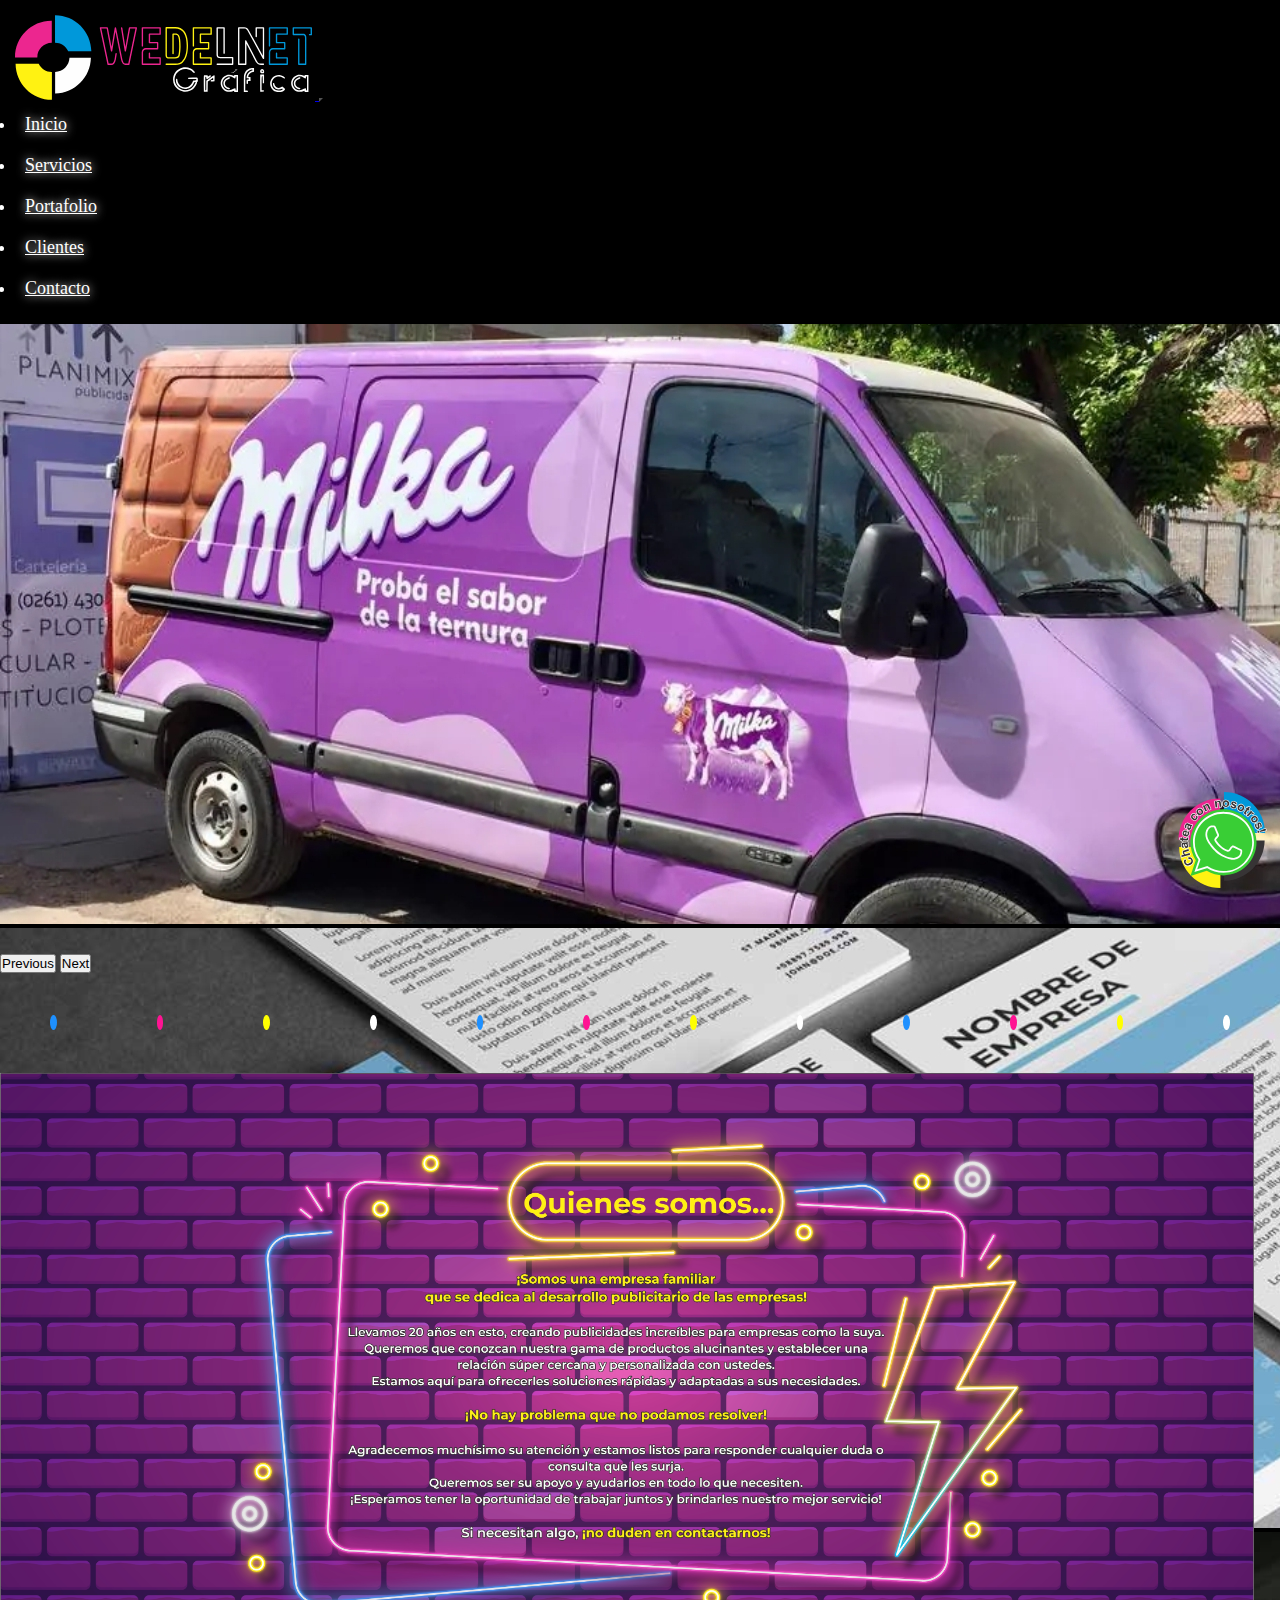
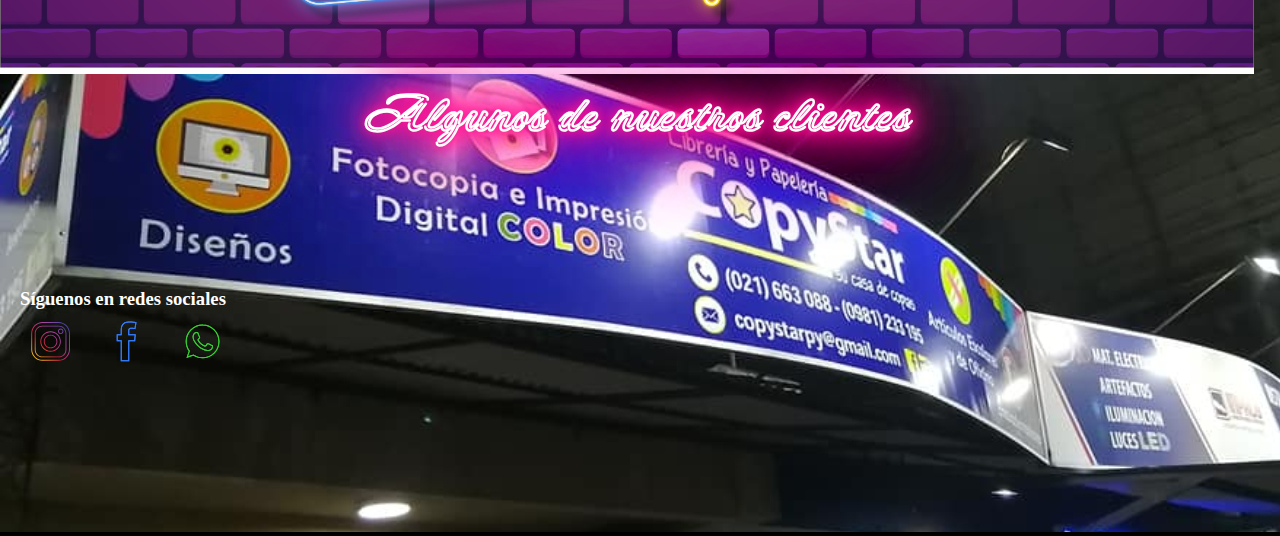
<file: index.html>
<!DOCTYPE html>
<html lang="es">
<head>
    <meta charset="UTF-8">
    <meta name="viewport" content="width=device-width, initial-scale=1.0">
    <link href="https://cdn.jsdelivr.net/npm/bootstrap@5.3.0-alpha3/dist/css/bootstrap.min.css" rel="stylesheet" integrity="sha384-KK94CHFLLe+nY2dmCWGMq91rCGa5gtU4mk92HdvYe+M/SXH301p5ILy+dN9+nJOZ" crossorigin="anonymous">
    <title>WEDELNET</title>
    <link rel="preconnect" href="https://fonts.googleapis.com">
    <link rel="preconnect" href="https://fonts.gstatic.com" crossorigin>
    <link href="https://fonts.googleapis.com/css2?family=Neonderthaw&family=Shantell+Sans:wght@400;500;600&display=swap" rel="stylesheet">
    <link href="https://unpkg.com/aos@2.3.1/dist/aos.css" rel="stylesheet">
    <link rel="stylesheet" href="./css/styles.css">
    <link rel="icon" type="image/png" href="./assets/imagenes/favicon2.svg">
</head>
<body>
    <header class="header">
        <nav class="navbar navbar-expand-lg navbar-light ">
            <div class="container">
                <a class="navbar-brand" href="#">
                    <img class="logo" src="./assets/imagenes/wedelnetLogo.svg" alt="logoWedelnet">
                </a>
                <button class="navbar-toggler" type="button" data-bs-toggle="collapse" data-bs-target="#navbarNav" aria-controls="navbarNav" aria-expanded="false" aria-label="Toggle navigation">
                    <span class="navbar-toggler-icon"></span>
                </button>
                <div class="collapse navbar-collapse" id="navbarNav">
                    <ul class="navbar-nav">
                        <li class="nav-item">
                            <a class="nav-link" href="#">Inicio</a>
                        </li>
                        <li class="nav-item">
                            <a class="nav-link" href="#">Servicios</a>
                        </li>
                        <li class="nav-item">
                            <a class="nav-link" href="#">Portafolio</a>
                        </li>
                        <li class="nav-item">
                            <a class="nav-link" href="#">Clientes</a>
                        </li>
                        <li class="nav-item">
                            <a class="nav-link" href="#">Contacto</a>
                        </li>
                    </ul>
                </div>
            </div>
        </nav>
    </header>

    <main>
    <div id="carouselExampleFade" class="carousel slide carousel-fade" data-bs-ride="carousel">
        <div class="carousel-inner">
            <div class="carousel-item active">
                <img src="./assets/imagenes/imagen1.jpg" class="imgCarousel d-block w-100" alt="...">
            </div>
            <div class="carousel-item">
                <img src="./assets/imagenes/imagen2.jpg" class="imgCarousel d-block w-100" alt="...">
            </div>
            <div class="carousel-item">
                <img src="./assets/imagenes/imagen3.jpg" class="imgCarousel d-block w-100" alt="...">
            </div>
        </div>
        <button class="carousel-control-prev" type="button" data-bs-target="#carouselExampleFade" data-bs-slide="prev">
            <span class="carousel-control-prev-icon" aria-hidden="true"></span>
            <span class="visually-hidden">Previous</span>
        </button>
        <button class="carousel-control-next" type="button" data-bs-target="#carouselExampleFade" data-bs-slide="next">
            <span class="carousel-control-next-icon" aria-hidden="true"></span>
            <span class="visually-hidden">Next</span>
        </button>
        <a href="https://wa.me/5491134095060" class="whatsapp-float" target="_blank">
            <img src="./assets/imagenes/flotante3.svg" alt="WhatsApp">
        </a>
    </div>
    <div class="separator">
        <div class="oval cyan"></div>
        <div class="oval magenta"></div>
        <div class="oval yellow"></div>
        <div class="oval black"></div>
        <div class="oval cyan"></div>
        <div class="oval magenta"></div>
        <div class="oval yellow"></div>
        <div class="oval black"></div>
        <div class="oval cyan"></div>
        <div class="oval magenta"></div>
        <div class="oval yellow"></div>
        <div class="oval black"></div>
      </div>
      <img class="backgound" src="./assets/imagenes/backgound.jpg" alt="">
    <div>
        <h1 class="neon-effect">Algunos de nuestros clientes</h1>
        <div class="empresas">            
            <div class="image-gallery">
                <img src="./assets/imagenes/logofleibor.png" alt="Imagen 1" data-aos="flip-left">
                <img src="./assets/imagenes/logo2.png" alt="Imagen 2" data-aos="flip-left">
                <img src="./assets/imagenes/logo3.png" alt="Imagen 3" data-aos="flip-left">
                <img src="./assets/imagenes/logo4.png" alt="Imagen 4" data-aos="flip-left">
                <img src="./assets/imagenes/logo5.png" alt="Imagen 5" data-aos="flip-left">
                <img src="./assets/imagenes/logo6.png" alt="Imagen 6" data-aos="flip-left">
                <img src="./assets/imagenes/logo7.png" alt="Imagen 7" data-aos="flip-left">
                <img src="./assets/imagenes/logo8.png" alt="Imagen 8" data-aos="flip-left">
            </div>
        </div>
    </div>
    <br>
</main>
<footer class="footer">
    <div class="container text-center">
        <h3>Síguenos en redes sociales</h3>
        <a href="https://www.instagram.com/wedelnet.grafica" target="_blank"><img class="redes" src="./assets/imagenes/instagram.svg" alt="Instagram"></a>
        <a href="https://www.facebook.com/wedelnet.grafica" target="_blank"><img class="redes" src="./assets/imagenes/facebook.svg" alt="Facebook"></a>
        <a href="https://wa.me/5491134095060" target="_blank"><img class="redes" src="./assets/imagenes/whatsapp.svg" alt="WhatsApp"></a>
    </div>
</footer>    
<script src="https://unpkg.com/aos@2.3.1/dist/aos.js"></script>
<script>
    AOS.init();
  </script>
<script src="https://cdn.jsdelivr.net/npm/bootstrap@5.3.0-alpha3/dist/js/bootstrap.bundle.min.js" integrity="sha384-ENjdO4Dr2bkBIFxQpeoTz1HIcje39Wm4jDKdf19U8gI4ddQ3GYNS7NTKfAdVQSZe" crossorigin="anonymous"></script>
</body>
</html>
</file>
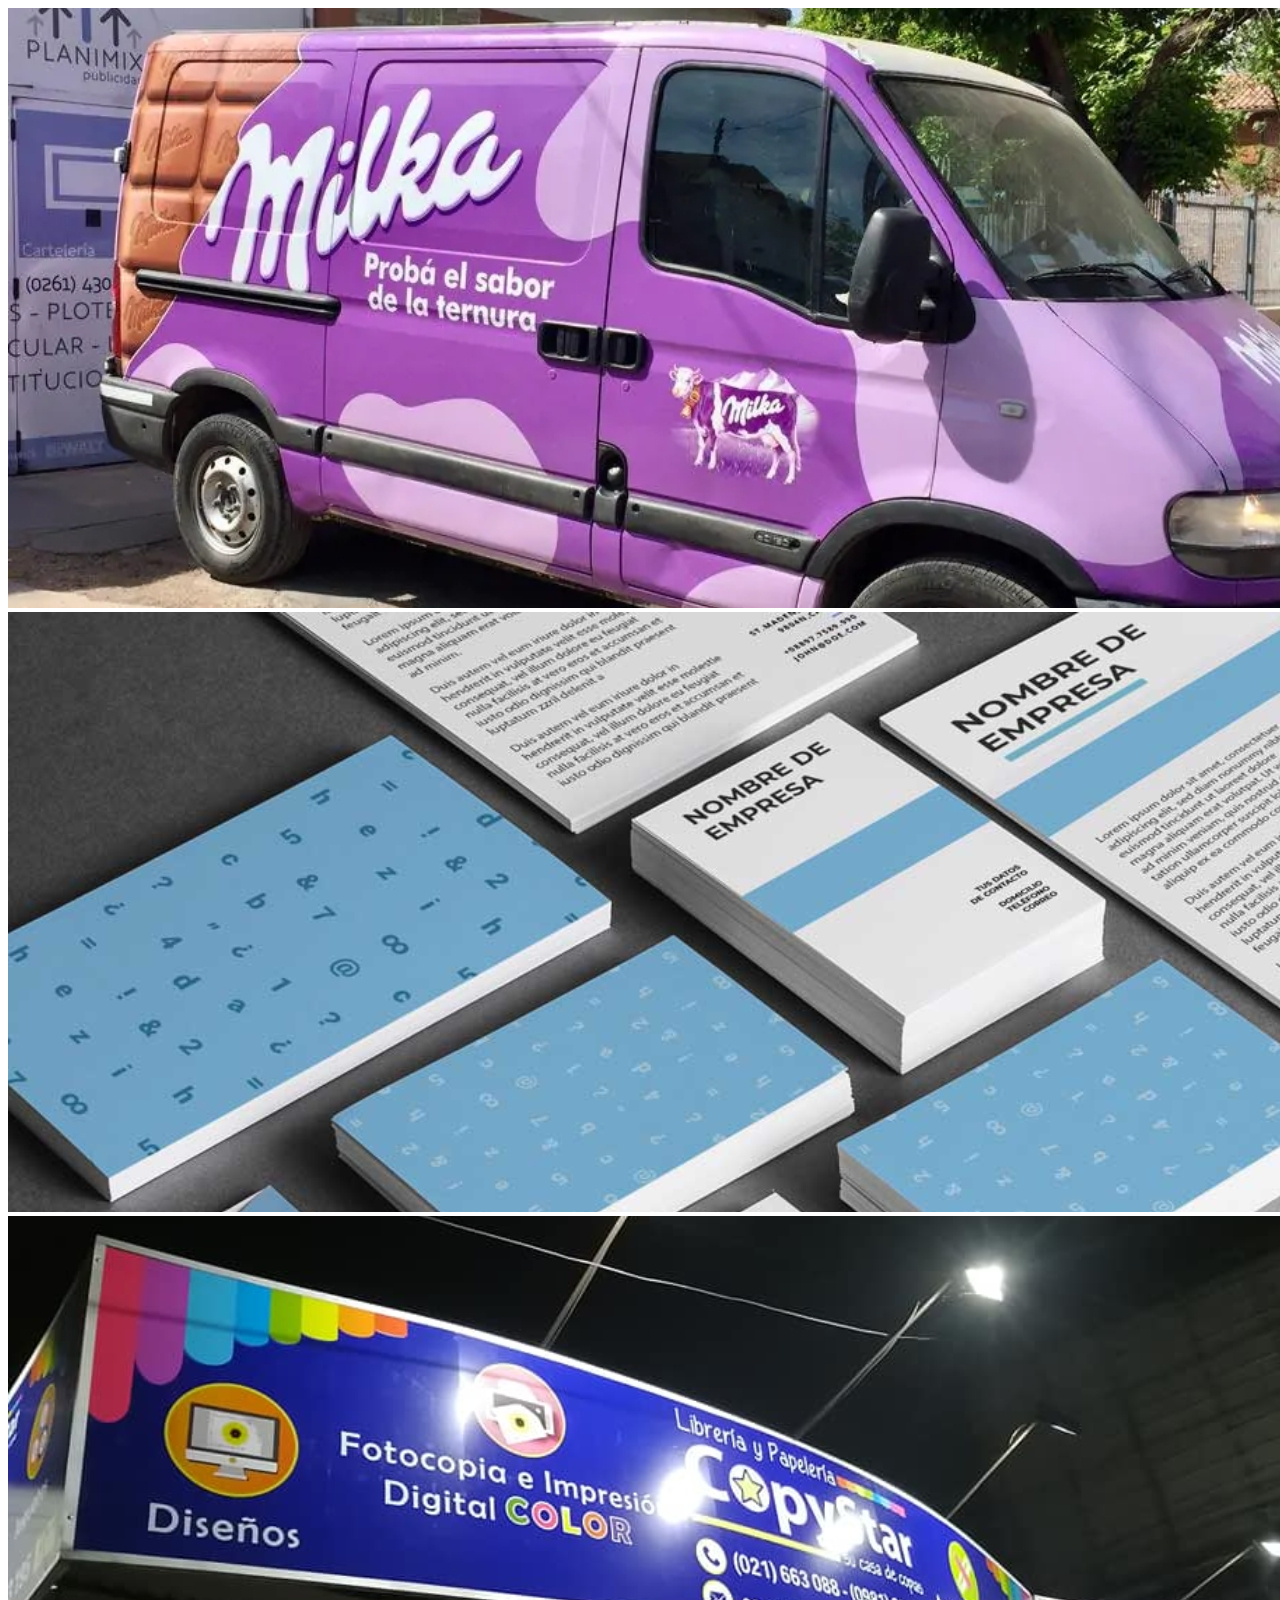
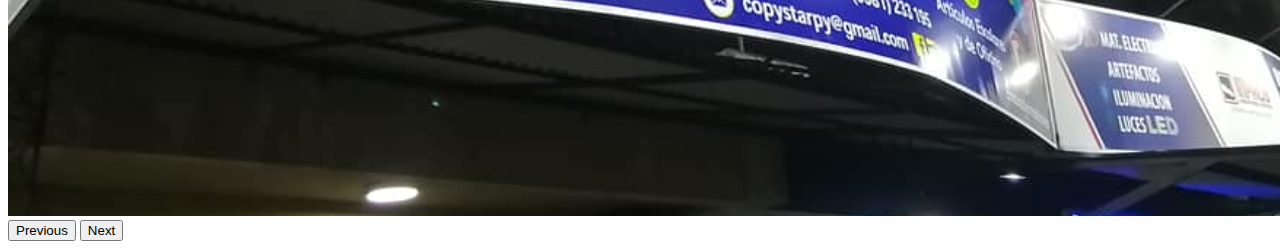
<file: indexprueba.html>
<!DOCTYPE html>
<html lang="en">
<head>
    <meta charset="UTF-8">
    <meta http-equiv="X-UA-Compatible" content="IE=edge">
    <meta name="viewport" content="width=device-width, initial-scale=1.0">
    <link href="https://cdn.jsdelivr.net/npm/bootstrap@5.3.0-alpha3/dist/css/bootstrap.min.css" rel="stylesheet" integrity="sha384-KK94CHFLLe+nY2dmCWGMq91rCGa5gtU4mk92HdvYe+M/SXH301p5ILy+dN9+nJOZ" crossorigin="anonymous">

    <title>Document</title>
</head>
<body>
    <header>

    </header>
    <main>
        <div id="carouselExampleFade" class="carousel slide carousel-fade">
            <div class="carousel-inner">
              <div class="carousel-item active">
                <img src="./assets/imagenes/imagen1.jpg" class="d-block w-100" alt="...">
              </div>
              <div class="carousel-item">
                <img src="./assets/imagenes/imagen2.jpg" class="d-block w-100" alt="...">
              </div>
              <div class="carousel-item">
                <img src="./assets/imagenes/imagen3.jpg" class="d-block w-100" alt="...">
              </div>
            </div>
            <button class="carousel-control-prev" type="button" data-bs-target="#carouselExampleFade" data-bs-slide="prev">
              <span class="carousel-control-prev-icon" aria-hidden="true"></span>
              <span class="visually-hidden">Previous</span>
            </button>
            <button class="carousel-control-next" type="button" data-bs-target="#carouselExampleFade" data-bs-slide="next">
              <span class="carousel-control-next-icon" aria-hidden="true"></span>
              <span class="visually-hidden">Next</span>
            </button>
          </div>
    </main>
    <footer>

    </footer>
    <script src="https://cdn.jsdelivr.net/npm/bootstrap@5.3.0-alpha3/dist/js/bootstrap.bundle.min.js" integrity="sha384-ENjdO4Dr2bkBIFxQpeoTz1HIcje39Wm4jDKdf19U8gI4ddQ3GYNS7NTKfAdVQSZe" crossorigin="anonymous"></script>
</body>
</html>
</file>
<file: css/styles.css>
* {
  margin: 0;
  padding: 0;
  box-sizing: border-box; }

body {
  background-color: #000;
  color: #000;
  font-size: 18px;
}
.carousel-inner{
  max-height: 70vh;
}
.separator {
  background-color: #000;
  display: flex;
  justify-content: center;
  align-items: center;
  height: 100px;
}

.oval {
  width: 20px;
  height: 15px;
  border-radius: 50%;
  margin: 50px;
  animation: spin 10s linear infinite;
}

.cyan {
  background-color: dodgerblue;
}

.magenta {
  background-color: #ff1493;
}

.yellow {
  background-color: yellow;
}

.black {
  background-color: white;
}

@keyframes spin {
  0% {
    transform: rotate(0deg);
  }
  100% {
    transform: rotate(360deg);
  }
}
.backgound{
  max-width: 98vw;
  align-content: center;
}
.empresas {
  display: flex;
  justify-content: center;
}
.image-gallery img {
  width: 100px;
  height: 100px;
  margin-right: 10px;
}

.image-gallery img:last-child {
  margin-right: 0;
  align-content: center;
}


.logo{
    width: 250px;
}

:root {
  --primary-color: black;   /* Negro */
  --secondary-color: #FFFF00; /* Amarillo */
  --success-color: deeppink;   /* Magenta */
  --dark-color: dodgerblue;  /* Cian */
}

header {
  position: sticky;
  top: 0%;
  z-index: 2;
  background-color: var(--primary-color);
  padding: 10px;
  color: #fff;
}
.nav-link{
  display: inline-block;
  padding: 10px;
  font-size: 18px;
  color: #fff;
  text-shadow: 0 0 10px #fff;
  transition: text-shadow 0.3s ease-in-out;
  }
  .navbar-toggler{
    background-color: dodgerblue;
  }
#navbarNav{
  justify-content: right;
}
.nav-link:hover{
  color: dodgerblue;
  text-shadow: 10px dodgerblue;
  font-weight: 700;
  }

footer {
  background-color: var(--primary-color);
  padding: 20px;
  color: #fff;
}

footer a {
  color: var(--dark-color);
  margin-right: 10px;
  color: #fff;
}
.redes{
  width: 5%;
}


h1{
  color: deeppink;
  font-family: 'Neonderthaw', cursive;
  font-size: 50px;
  text-align: center;
}
.neon-effect {
  color: white;
  text-shadow: 0 0 10px deeppink, 0 0 20px deeppink, 0 0 30px deeppink, 0 0 40px deeppink, 0 0 70px deeppink, 0 0 80px deeppink, 0 0 100px deeppink, 0 0 150px deeppink;
}
h2{
  color: #FF00FF;
  text-align: center;
}
.whatsapp-float {
  position: fixed;
  bottom: 50px;
  right: 50px;
  width: 60px;
  height: 60px;
  background-color: none;
  border-radius: 50%;
  text-align: center;
  line-height: 60px;
  color: white;
  z-index: 999;
}

.whatsapp-float img {
  width: 100px;
  height: 100px;
  vertical-align: middle;
}

/* Estilos comunes para todos los tamaños de pantalla */

/* Estilos para móvil (hasta 699px) */
@media (max-width: 699px) {
  body {
    font-size: 14px;
  }
  header {
    padding: 10px;
    }
  
  .logo{
      width: 150px;
  }
}
/* Estilos para tablet (entre 700px y 1339px) */
@media (min-width: 700px) and (max-width: 1339px) {
  body {
    font-size: 16px;
  }
  header {
    padding: 15px;
    }
  .logo{
      width: 300px;
  }
}

/* Estilos para PC (mayor a 1440px) */
@media (min-width: 1440px) {
  body {
    font-size: 18px;
  }
  header {
    padding: 20px;
    }
  
  .logo{
      width: 400px;
  }
}
</file>
